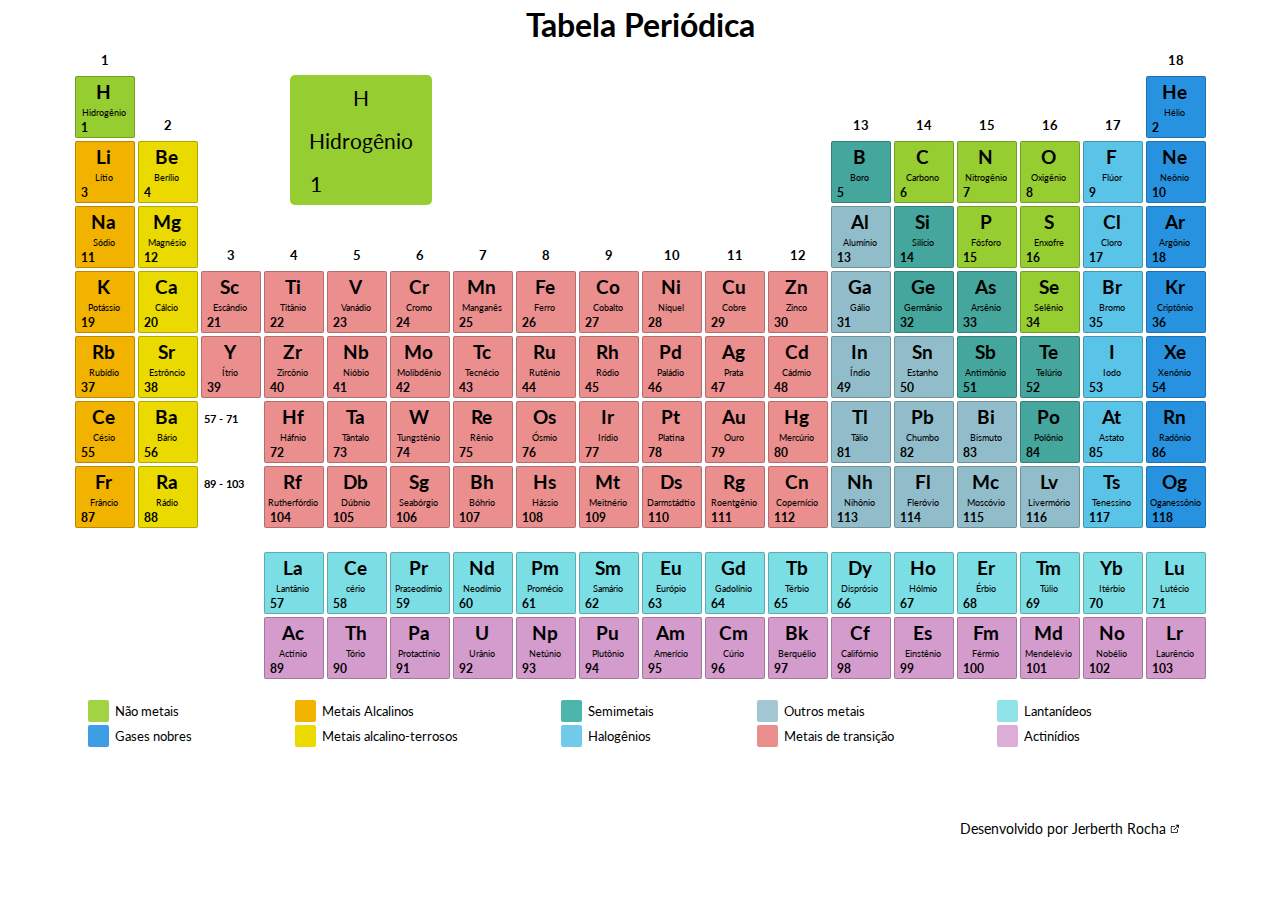
<file: index.html>
<!DOCTYPE html>
<html lang="pt-br">
<head>
    <meta charset="UTF-8">
    <meta http-equiv="X-UA-Compatible" content="IE=edge">
    <meta name="viewport" content="width=device-width, initial-scale=1.0">
    <link rel="stylesheet" href="/assets/styles/style.css">
    <link rel="shortcut icon" href="/assets/ico/tabela-periodica.ico" type="image/x-icon">
    <title>Tabela Periódica</title>
</head>
<body>
    <h1>Tabela Periódica</h1>
    <div id="container">
        <table id="tabela-cabecalho">
            <tbody>
                <tr>
                    <td class="dados-do-elemento simbolo">H</td>
                    <td class="nomes-dados-do-elemento">Símbolo Químico</td>
                </tr>
                <tr>
                    <td class="dados-do-elemento nome">Hidrogênio</td>
                    <td class="nomes-dados-do-elemento">Nome</td>
                </tr>
                <tr>
                    <td class="dados-do-elemento numero">1</td>
                    <td class="nomes-dados-do-elemento">Número Atômico</td>
                </tr>
            </tbody>
        </table>
    
        <table id="tabela-principal">
            <tbody>
                <tr>
                    <th>1</th>
                    <th rowspan="2">2</th>
                    <th rowspan="4">3</th>
                    <th rowspan="4">4</th>
                    <th rowspan="4">5</th>
                    <th rowspan="4">6</th>
                    <th rowspan="4">7</th>
                    <th rowspan="4">8</th>
                    <th rowspan="4">9</th>
                    <th rowspan="4">10</th>
                    <th rowspan="4">11</th>
                    <th rowspan="4">12</th>
                    <th rowspan="2">13</th>
                    <th rowspan="2">14</th>
                    <th rowspan="2">15</th>
                    <th rowspan="2">16</th>
                    <th rowspan="2">17</th>
                    <th style="background-color: white" class="espaco">18</th>
                <tr>
                    <td class="verde-claro" onclick="dataVerde()"><p class="sigla-elemento">H</p> <p class="nome-elemento">Hidrogênio</p><p class="numero-atomico">1</p></td>
                    <td class="azul-escuro"><p class="sigla-elemento">He</p> <p class="nome-elemento">Hélio</p><p class="numero-atomico">2</p></td>
                </tr>
                <tr>
                    <td class="laranja" onclick="dataLaranja()"><p class="sigla-elemento">Li</p> <p class="nome-elemento">Lítio</p><p class="numero-atomico">3</p></td>
                    <td class="amarelo" onclick="dataAmarelo()"><p class="sigla-elemento">Be</p> <p class="nome-elemento">Berílio</p><p class="numero-atomico">4</p></td>
                    <td class="verde-azulado"><p class="sigla-elemento">B</p> <p class="nome-elemento">Boro</p><p class="numero-atomico">5</p></td>
                    <td class="verde-claro"><p class="sigla-elemento">C</p> <p class="nome-elemento">Carbono</p><p class="numero-atomico">6</p></td>
                    <td class="verde-claro"><p class="sigla-elemento">N</p> <p class="nome-elemento">Nitrogênio</p><p class="numero-atomico">7</p></td>
                    <td class="verde-claro"><p class="sigla-elemento">O</p> <p class="nome-elemento">Oxigênio</p><p class="numero-atomico">8</p></td>
                    <td class="azul"><p class="sigla-elemento">F</p> <p class="nome-elemento">Flúor</p><p class="numero-atomico">9</p></td>
                    <td class="azul-escuro"><p class="sigla-elemento">Ne</p> <p class="nome-elemento">Neônio</p><p class="numero-atomico">10</p></td>
                </tr>
                <tr>
                    <td class="laranja" onclick="dataLaranja()"><p class="sigla-elemento">Na</p> <p class="nome-elemento">Sódio</p><p class="numero-atomico">11</p></td>
                    <td class="amarelo"><p class="sigla-elemento">Mg</p> <p class="nome-elemento">Magnésio</p><p class="numero-atomico">12</p></td>
                    <td class="azul-claro2"><p class="sigla-elemento">Al</p> <p class="nome-elemento">Alumínio</p><p class="numero-atomico">13</p></td>
                    <td class="verde-azulado"><p class="sigla-elemento">Si</p> <p class="nome-elemento">Silício</p><p class="numero-atomico">14</p></td>
                    <td class="verde-claro"><p class="sigla-elemento">P</p> <p class="nome-elemento">Fósforo</p><p class="numero-atomico">15</p></td>
                    <td class="verde-claro"><p class="sigla-elemento">S</p> <p class="nome-elemento">Enxofre</p><p class="numero-atomico">16</p></td>
                    <td class="azul"><p class="sigla-elemento">Cl</p> <p class="nome-elemento">Cloro</p><p class="numero-atomico">17</p></td>
                    <td class="azul-escuro"><p class="sigla-elemento">Ar</p> <p class="nome-elemento">Argônio</p><p class="numero-atomico">18</p></td>
                </tr>
                <tr>
                    <td class="laranja"><p class="sigla-elemento">K</p> <p class="nome-elemento">Potássio</p><p class="numero-atomico">19</p></td>
                    <td class="amarelo"><p class="sigla-elemento">Ca</p> <p class="nome-elemento">Cálcio</p><p class="numero-atomico">20</p></td>
                    <td class="rosa"><p class="sigla-elemento">Sc</p> <p class="nome-elemento">Escândio</p><p class="numero-atomico">21</p></td>
                    <td class="rosa"><p class="sigla-elemento">Ti</p> <p class="nome-elemento">Titânio</p><p class="numero-atomico">22</p></td>
                    <td class="rosa"><p class="sigla-elemento">V</p> <p class="nome-elemento">Vanádio</p><p class="numero-atomico">23</p></td>
                    <td class="rosa"><p class="sigla-elemento">Cr</p> <p class="nome-elemento">Cromo</p><p class="numero-atomico">24</p></td>
                    <td class="rosa"><p class="sigla-elemento">Mn</p> <p class="nome-elemento">Manganês</p><p class="numero-atomico">25</p></td>
                    <td class="rosa"><p class="sigla-elemento">Fe</p> <p class="nome-elemento">Ferro</p><p class="numero-atomico">26</p></td>
                    <td class="rosa"><p class="sigla-elemento">Co</p> <p class="nome-elemento">Cobalto</p><p class="numero-atomico">27</p></td>
                    <td class="rosa"><p class="sigla-elemento">Ni</p> <p class="nome-elemento">Níquel</p><p class="numero-atomico">28</p></td>
                    <td class="rosa"><p class="sigla-elemento">Cu</p> <p class="nome-elemento">Cobre</p><p class="numero-atomico">29</p></td>
                    <td class="rosa"><p class="sigla-elemento">Zn</p> <p class="nome-elemento">Zinco</p><p class="numero-atomico">30</p></td>
                    <td class="azul-claro2"><p class="sigla-elemento">Ga</p> <p class="nome-elemento">Gálio</p><p class="numero-atomico">31</p></td>
                    <td class="verde-azulado"><p class="sigla-elemento">Ge</p> <p class="nome-elemento">Germânio</p><p class="numero-atomico">32</p></td>
                    <td class="verde-azulado"><p class="sigla-elemento">As</p> <p class="nome-elemento">Arsênio</p><p class="numero-atomico">33</p></td>
                    <td class="verde-claro"><p class="sigla-elemento">Se</p> <p class="nome-elemento">Selênio</p><p class="numero-atomico">34</p></td>
                    <td class="azul"><p class="sigla-elemento">Br</p> <p class="nome-elemento">Bromo</p><p class="numero-atomico">35</p></td>
                    <td class="azul-escuro"><p class="sigla-elemento">Kr</p> <p class="nome-elemento">Criptônio</p><p class="numero-atomico">36</p></td>
                </tr>
                <tr>
                    <td class="laranja"><p class="sigla-elemento">Rb</p> <p class="nome-elemento">Rubídio</p><p class="numero-atomico">37</p></td>
                    <td class="amarelo"><p class="sigla-elemento">Sr</p> <p class="nome-elemento">Estrôncio</p><p class="numero-atomico">38</p></td>
                    <td class="rosa"><p class="sigla-elemento">Y</p> <p class="nome-elemento">Ítrio</p><p class="numero-atomico">39</p></td>
                    <td class="rosa"><p class="sigla-elemento">Zr</p> <p class="nome-elemento">Zircônio</p><p class="numero-atomico">40</p></td>
                    <td class="rosa"><p class="sigla-elemento">Nb</p> <p class="nome-elemento">Nióbio</p><p class="numero-atomico">41</p></td>
                    <td class="rosa"><p class="sigla-elemento">Mo</p> <p class="nome-elemento">Molibdênio</p><p class="numero-atomico">42</p></td>
                    <td class="rosa"><p class="sigla-elemento">Tc</p> <p class="nome-elemento">Tecnécio</p><p class="numero-atomico">43</p></td>
                    <td class="rosa"><p class="sigla-elemento">Ru</p> <p class="nome-elemento">Rutênio</p><p class="numero-atomico">44</p></td>
                    <td class="rosa"><p class="sigla-elemento">Rh</p> <p class="nome-elemento">Ródio</p><p class="numero-atomico">45</p></td>
                    <td class="rosa"><p class="sigla-elemento">Pd</p> <p class="nome-elemento">Paládio</p><p class="numero-atomico">46</p></td>
                    <td class="rosa"><p class="sigla-elemento">Ag</p> <p class="nome-elemento">Prata</p><p class="numero-atomico">47</p></td>
                    <td class="rosa"><p class="sigla-elemento">Cd</p> <p class="nome-elemento">Cádmio</p><p class="numero-atomico">48</p></td>
                    <td class="azul-claro2"><p class="sigla-elemento">In</p> <p class="nome-elemento">Índio</p><p class="numero-atomico">49</p></td>
                    <td class="azul-claro2"><p class="sigla-elemento">Sn</p> <p class="nome-elemento">Estanho</p><p class="numero-atomico">50</p></td>
                    <td class="verde-azulado"><p class="sigla-elemento">Sb</p> <p class="nome-elemento">Antimônio</p><p class="numero-atomico">51</p></td>
                    <td class="verde-azulado"><p class="sigla-elemento">Te</p> <p class="nome-elemento">Telúrio</p><p class="numero-atomico">52</p></td>
                    <td class="azul"><p class="sigla-elemento">I</p> <p class="nome-elemento">Iodo</p><p class="numero-atomico">53</p></td>
                    <td class="azul-escuro"><p class="sigla-elemento">Xe</p> <p class="nome-elemento">Xenônio</p><p class="numero-atomico">54</p></td>
                </tr>
                <tr>
                    <td class="laranja"><p class="sigla-elemento">Ce</p> <p class="nome-elemento">Césio</p><p class="numero-atomico">55</p></td>
                    <td class="amarelo"><p class="sigla-elemento">Ba</p> <p class="nome-elemento">Bário</p><p class="numero-atomico">56</p></td>
                    <td class="espaco espaco-numero seta branco1" >57 - 71</td>
                    <td class="rosa"><p class="sigla-elemento">Hf</p> <p class="nome-elemento">Háfnio</p><p class="numero-atomico">72</p></td>
                    <td class="rosa"><p class="sigla-elemento">Ta</p> <p class="nome-elemento">Tântalo</p><p class="numero-atomico">73</p></td>
                    <td class="rosa"><p class="sigla-elemento">W</p> <p class="nome-elemento">Tungstênio</p><p class="numero-atomico">74</p></td>
                    <td class="rosa"><p class="sigla-elemento">Re</p> <p class="nome-elemento">Rênio</p><p class="numero-atomico">75</p></td>
                    <td class="rosa"><p class="sigla-elemento">Os</p> <p class="nome-elemento">Ósmio</p><p class="numero-atomico">76</p></td>
                    <td class="rosa"><p class="sigla-elemento">Ir</p> <p class="nome-elemento">Irídio</p><p class="numero-atomico">77</p></td>
                    <td class="rosa"><p class="sigla-elemento">Pt</p> <p class="nome-elemento">Platina</p><p class="numero-atomico">78</p></td>
                    <td class="rosa"><p class="sigla-elemento">Au</p> <p class="nome-elemento">Ouro</p><p class="numero-atomico">79</p></td>
                    <td class="rosa"><p class="sigla-elemento">Hg</p> <p class="nome-elemento">Mercúrio</p><p class="numero-atomico">80</p></td>
                    <td class="azul-claro2"><p class="sigla-elemento">Tl</p> <p class="nome-elemento">Tálio</p><p class="numero-atomico">81</p></td>
                    <td class="azul-claro2"><p class="sigla-elemento">Pb</p> <p class="nome-elemento">Chumbo</p><p class="numero-atomico">82</p></td>
                    <td class="azul-claro2"><p class="sigla-elemento">Bi</p> <p class="nome-elemento">Bismuto</p><p class="numero-atomico">83</p></td>
                    <td class="verde-azulado"><p class="sigla-elemento">Po</p> <p class="nome-elemento">Polônio</p><p class="numero-atomico">84</p></td>
                    <td class="azul"><p class="sigla-elemento">At</p> <p class="nome-elemento">Astato</p><p class="numero-atomico">85</p></td>
                    <td class="azul-escuro"><p class="sigla-elemento">Rn</p> <p class="nome-elemento">Radônio</p><p class="numero-atomico">86</p></td>
                </tr>
                <tr>
                    <td class="laranja"><p class="sigla-elemento">Fr</p> <p class="nome-elemento">Frâncio</p><p class="numero-atomico">87</p></td>
                    <td class="amarelo"><p class="sigla-elemento">Ra</p> <p class="nome-elemento">Rádio</p><p class="numero-atomico">88</p></td>
                    <td class="espaco espaco-numero branco2" >89 - 103</td>
                    <td class="rosa"><p class="sigla-elemento">Rf</p> <p class="nome-elemento">Rutherfórdio</p><p class="numero-atomico">104</p></td>
                    <td class="rosa"><p class="sigla-elemento">Db</p> <p class="nome-elemento">Dúbnio</p><p class="numero-atomico">105</p></td>
                    <td class="rosa"><p class="sigla-elemento">Sg</p> <p class="nome-elemento">Seabórgio</p><p class="numero-atomico">106</p></td>
                    <td class="rosa"><p class="sigla-elemento">Bh</p> <p class="nome-elemento">Bóhrio</p><p class="numero-atomico">107</p></td>
                    <td class="rosa"><p class="sigla-elemento">Hs</p> <p class="nome-elemento">Hássio</p><p class="numero-atomico">108</p></td>
                    <td class="rosa"><p class="sigla-elemento">Mt</p> <p class="nome-elemento">Meitnério</p><p class="numero-atomico">109</p></td>
                    <td class="rosa"><p class="sigla-elemento">Ds</p> <p class="nome-elemento">Darmstádtio</p><p class="numero-atomico">110</p></td>
                    <td class="rosa"><p class="sigla-elemento">Rg</p> <p class="nome-elemento">Roentgênio</p><p class="numero-atomico">111</p></td>
                    <td class="rosa"><p class="sigla-elemento">Cn</p> <p class="nome-elemento">Copernício</p><p class="numero-atomico">112</p></td>
                    <td class="azul-claro2"><p class="sigla-elemento">Nh</p> <p class="nome-elemento">Nihônio</p><p class="numero-atomico">113</p></td>
                    <td class="azul-claro2"><p class="sigla-elemento">Fl</p> <p class="nome-elemento">Fleróvio</p><p class="numero-atomico">114</p></td>
                    <td class="azul-claro2"><p class="sigla-elemento">Mc</p> <p class="nome-elemento">Moscóvio</p><p class="numero-atomico">115</p></td>
                    <td class="azul-claro2"><p class="sigla-elemento">Lv</p> <p class="nome-elemento">Livermório</p><p class="numero-atomico">116</p></td>
                    <td class="azul"><p class="sigla-elemento">Ts</p> <p class="nome-elemento">Tenessino</p><p class="numero-atomico">117</p></td>
                    <td class="azul-escuro"><p class="sigla-elemento">Og</p> <p class="nome-elemento">Oganessônio</p><p class="numero-atomico">118</p></td>
                </tr>
                <tr><td class="linha-branca"></td></tr>
                <tr>
                    <td class="elementos-brancos" colspan="3"></td>
                    <td class="azul-claro"><p class="sigla-elemento">La</p> <p class="nome-elemento">Lantânio</p><p class="numero-atomico">57</p></td>
                    <td class="azul-claro"><p class="sigla-elemento">Ce</p> <p class="nome-elemento">cério</p><p class="numero-atomico">58</p></td>
                    <td class="azul-claro"><p class="sigla-elemento">Pr</p> <p class="nome-elemento">Praseodímio</p><p class="numero-atomico">59</p></td>
                    <td class="azul-claro"><p class="sigla-elemento">Nd</p> <p class="nome-elemento">Neodímio</p><p class="numero-atomico">60</p></td>
                    <td class="azul-claro"><p class="sigla-elemento">Pm</p> <p class="nome-elemento">Promécio</p><p class="numero-atomico">61</p></td>
                    <td class="azul-claro"><p class="sigla-elemento">Sm</p> <p class="nome-elemento">Samário</p><p class="numero-atomico">62</p></td>
                    <td class="azul-claro"><p class="sigla-elemento">Eu</p> <p class="nome-elemento">Európio</p><p class="numero-atomico">63</p></td>
                    <td class="azul-claro"><p class="sigla-elemento">Gd</p> <p class="nome-elemento">Gadolínio</p><p class="numero-atomico">64</p></td>
                    <td class="azul-claro"><p class="sigla-elemento">Tb</p> <p class="nome-elemento">Térbio</p><p class="numero-atomico">65</p></td>
                    <td class="azul-claro"><p class="sigla-elemento">Dy</p> <p class="nome-elemento">Disprósio</p><p class="numero-atomico">66</p></td>
                    <td class="azul-claro"><p class="sigla-elemento">Ho</p> <p class="nome-elemento">Hólmio</p><p class="numero-atomico">67</p></td>
                    <td class="azul-claro"><p class="sigla-elemento">Er</p> <p class="nome-elemento">Érbio</p><p class="numero-atomico">68</p></td>
                    <td class="azul-claro"><p class="sigla-elemento">Tm</p> <p class="nome-elemento">Túlio</p><p class="numero-atomico">69</p></td>
                    <td class="azul-claro"><p class="sigla-elemento">Yb</p> <p class="nome-elemento">Itérbio</p><p class="numero-atomico">70</p></td>
                    <td class="azul-claro"><p class="sigla-elemento">Lu</p> <p class="nome-elemento">Lutécio</p><p class="numero-atomico">71</p></td>
                </tr>
                <tr>
                    <td class="elementos-brancos" colspan="3" ></td>
                    <td class="lilas"><p class="sigla-elemento">Ac</p> <p class="nome-elemento">Actínio</p><p class="numero-atomico">89</p></td>
                    <td class="lilas"><p class="sigla-elemento">Th</p> <p class="nome-elemento">Tório</p><p class="numero-atomico">90</p></td>
                    <td class="lilas"><p class="sigla-elemento">Pa</p> <p class="nome-elemento">Protactínio</p><p class="numero-atomico">91</p></td>
                    <td class="lilas"><p class="sigla-elemento">U</p> <p class="nome-elemento">Urânio</p><p class="numero-atomico">92</p></td>
                    <td class="lilas"><p class="sigla-elemento">Np</p> <p class="nome-elemento">Netúnio</p><p class="numero-atomico">93</p></td>
                    <td class="lilas"><p class="sigla-elemento">Pu</p> <p class="nome-elemento">Plutônio</p><p class="numero-atomico">94</p></td>
                    <td class="lilas"><p class="sigla-elemento">Am</p> <p class="nome-elemento">Amerício</p><p class="numero-atomico">95</p></td>
                    <td class="lilas"><p class="sigla-elemento">Cm</p> <p class="nome-elemento">Cúrio</p><p class="numero-atomico">96</p></td>
                    <td class="lilas"><p class="sigla-elemento">Bk</p> <p class="nome-elemento">Berquélio</p><p class="numero-atomico">97</p></td>
                    <td class="lilas"><p class="sigla-elemento">Cf</p> <p class="nome-elemento">Califórnio</p><p class="numero-atomico">98</p></td>
                    <td class="lilas"><p class="sigla-elemento">Es</p> <p class="nome-elemento">Einstênio</p><p class="numero-atomico">99</p></td>
                    <td class="lilas"><p class="sigla-elemento">Fm</p> <p class="nome-elemento">Férmio</p><p class="numero-atomico">100</p></td>
                    <td class="lilas"><p class="sigla-elemento">Md</p> <p class="nome-elemento">Mendelévio</p><p class="numero-atomico">101</p></td>
                    <td class="lilas"><p class="sigla-elemento">No</p> <p class="nome-elemento">Nobélio</p><p class="numero-atomico">102</p></td>
                    <td class="lilas"><p class="sigla-elemento">Lr</p> <p class="nome-elemento">Laurêncio</p><p class="numero-atomico">103</p></td>
                </tr>
            </tbody>
        </table>
    </div>   

    <div>
        <table id="tabela-rodape">
            <tbody>
                <tr>
                    <td class="nao-metais"></td>
                    <td class="grupo">Não metais</td>
                    <td class="metais-alcalinos"></td>
                    <td class="grupo">Metais Alcalinos</td>
                    <td class="semimetais"></td>
                    <td class="grupo">Semimetais</td>
                    <td class="outros-metais"></td>
                    <td class="grupo">Outros metais</td>
                    <td class="lantanideos"></td>
                    <td class="grupo">Lantanídeos</td>
                </tr>
                <tr>
                    <td class="gases-nobres"></td>
                    <td class="grupo">Gases nobres</td>
                    <td class="alcalino-terrosos"></td>
                    <td class="grupo">Metais alcalino-terrosos</td>
                    <td class="halogenios"></td>
                    <td class="grupo">Halogênios</td>
                    <td class="metais-de-transicao"></td>
                    <td class="grupo">Metais de transição</td>
                    <td class="actinidios"></td>
                    <td class="grupo">Actinídios</td>
                </tr>
            </tbody>
        </table>
    </div>
    
    <footer>
        <p>
            Desenvolvido por <a href="https://www.linkedin.com/in/jerberth-rocha/" target="_blank">Jerberth Rocha</a>
            <a href="...">
                <svg style="display: inline-block; width: 0.7em; height: 0.7em;" viewbox="0
                0 48 48">
                <path d="M36 24c-1.2 0-2 0.8-2 2v12c0 1.2-0.8 2-2 2h-22c-1.2
                0-2-0.8-2-2v-22c0-1.2 0.8-2 2-2h12c1.2 0 2-0.8 2-2s-0.8-2-2-2h-12c-3.4
                0-6 2.6-6 6v22c0 3.4 2.6 6 6 6h22c3.4 0 6-2.6
                6-6v-12c0-1.2-0.8-2-2-2z"></path>
                <path d="M43.8 5.2c-0.2-0.4-0.6-0.8-1-1-0.2-0.2-0.6-0.2-0.8-0.2h-12c-1.2
                0-2 0.8-2 2s0.8 2 2 2h7.2l-18.6 18.6c-0.8 0.8-0.8 2 0 2.8 0.4 0.4 0.8
                0.6 1.4 0.6s1-0.2 1.4-0.6l18.6-18.6v7.2c0 1.2 0.8 2 2 2s2-0.8
                2-2v-12c0-0.2 0-0.6-0.2-0.8z"></path>
                </svg>
            </a>    
        </p>
        
    </footer>

<script src="/assets/scripts/script.js"></script>
</body>
</html>
</file>
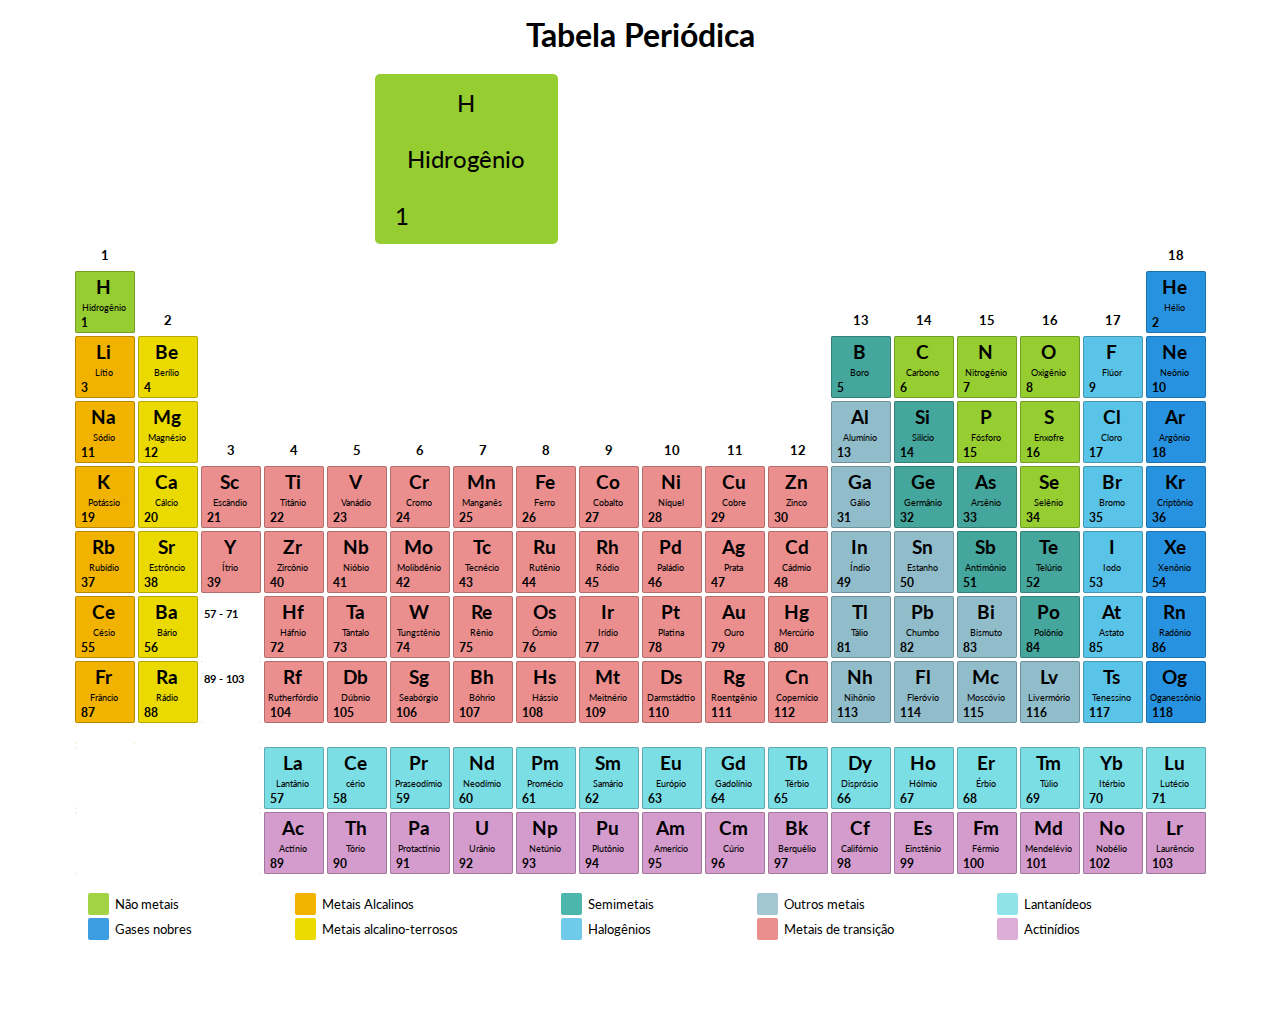
<file: develop.html>
<!DOCTYPE html>
<html lang="pt-br">
<head>
    <meta charset="UTF-8">
    <meta http-equiv="X-UA-Compatible" content="IE=edge">
    <meta name="viewport" content="width=device-width, initial-scale=1.0">
    <link rel="stylesheet" href="css/develop.css">
    <link rel="shortcut icon" href="ico/tabela-periodica.ico" type="image/x-icon">
    <title>Tabela Periódica</title>
</head>
<body>
    <h1>Tabela Periódica</h1>
    <div id="container">
        <table id="tabela-cabecalho">
            <tbody>
                <tr>
                    <td class="dados-do-elemento simbolo">H</td>
                    <td class="nomes-dados-do-elemento">Símbolo Químico</td>
                </tr>
                <tr>
                    <td class="dados-do-elemento nome">Hidrogênio</td>
                    <td class="nomes-dados-do-elemento">Nome</td>
                </tr>
                <tr>
                    <td class="dados-do-elemento numero">1</td>
                    <td class="nomes-dados-do-elemento">Número Atômico</td>
                </tr>
            </tbody>
        </table>
        <table id="tabela-principal">
            <colgroup>
                <col class="coluna-1">
                <col class="coluna-2">
                <col class="coluna-3" span="10">
                <col class="coluna-13" span="4">
                <col class="coluna-17">
                <col class="coluna-18">
            </colgroup>
            <tbody>
                <tr>
                    <th style="background-color: white;" class="espaco">1</th>
                    <th rowspan="2"style="background-color: white" class="espaco">2</th>
                    <th rowspan="4" style="background-color: white" class="espaco">3</th>
                    <th rowspan="4" style="background-color: white" class="espaco">4</th>
                    <th rowspan="4" style="background-color: white" class="espaco">5</th>
                    <th rowspan="4" style="background-color: white" class="espaco">6</th>
                    <th rowspan="4" style="background-color: white" class="espaco">7</th>
                    <th rowspan="4" style="background-color: white" class="espaco">8</th>
                    <th rowspan="4" style="background-color: white" class="espaco">9</th>
                    <th rowspan="4" style="background-color: white" class="espaco">10</th>
                    <th rowspan="4" style="background-color: white" class="espaco">11</th>
                    <th rowspan="4" style="background-color: white" class="espaco">12</th>
                    <th rowspan="2" style="background-color: white" class="espaco">13</th>
                    <th rowspan="2" style="background-color: white" class="espaco">14</th>
                    <th rowspan="2" style="background-color: white" class="espaco">15</th>
                    <th rowspan="2" style="background-color: white" class="espaco">16</th>
                    <th rowspan="2" style="background-color: white" class="espaco">17</th>
                    <th style="background-color: white" class="espaco">18</th>
                <tr>
                    <td style="background-color: #96CD30;"><p class="sigla-elemento">H</p> <p class="nome-elemento">Hidrogênio</p><p class="numero-atomico">1</p></td>
                    <td><p class="sigla-elemento">He</p> <p class="nome-elemento">Hélio</p><p class="numero-atomico">2</p></td>
                </tr>
                <tr>
                    <td><p class="sigla-elemento">Li</p> <p class="nome-elemento">Lítio</p><p class="numero-atomico">3</p></td>
                    <td><p class="sigla-elemento">Be</p> <p class="nome-elemento">Berílio</p><p class="numero-atomico">4</p></td>
                    <td style="background-color: #44A69C;"><p class="sigla-elemento">B</p> <p class="nome-elemento">Boro</p><p class="numero-atomico">5</p></td>
                    <td style="background-color: #96CD30;"><p class="sigla-elemento">C</p> <p class="nome-elemento">Carbono</p><p class="numero-atomico">6</p></td>
                    <td style="background-color: #96CD30;"><p class="sigla-elemento">N</p> <p class="nome-elemento">Nitrogênio</p><p class="numero-atomico">7</p></td>
                    <td style="background-color: #96CD30;"><p class="sigla-elemento">O</p> <p class="nome-elemento">Oxigênio</p><p class="numero-atomico">8</p></td>
                    <td><p class="sigla-elemento">F</p> <p class="nome-elemento">Flúor</p><p class="numero-atomico">9</p></td>
                    <td><p class="sigla-elemento">Ne</p> <p class="nome-elemento">Neônio</p><p class="numero-atomico">10</p></td>
                </tr>
                <tr>
                    <td><p class="sigla-elemento">Na</p> <p class="nome-elemento">Sódio</p><p class="numero-atomico">11</p></td>
                    <td><p class="sigla-elemento">Mg</p> <p class="nome-elemento">Magnésio</p><p class="numero-atomico">12</p></td>
                    <td><p class="sigla-elemento">Al</p> <p class="nome-elemento">Alumínio</p><p class="numero-atomico">13</p></td>
                    <td style="background-color: #44A69C;"><p class="sigla-elemento">Si</p> <p class="nome-elemento">Silício</p><p class="numero-atomico">14</p></td>
                    <td style="background-color: #96CD30;"><p class="sigla-elemento">P</p> <p class="nome-elemento">Fósforo</p><p class="numero-atomico">15</p></td>
                    <td style="background-color: #96CD30;"><p class="sigla-elemento">S</p> <p class="nome-elemento">Enxofre</p><p class="numero-atomico">16</p></td>
                    <td><p class="sigla-elemento">Cl</p> <p class="nome-elemento">Cloro</p><p class="numero-atomico">17</p></td>
                    <td><p class="sigla-elemento">Ar</p> <p class="nome-elemento">Argônio</p><p class="numero-atomico">18</p></td>
                </tr>
                <tr>
                    <td><p class="sigla-elemento">K</p> <p class="nome-elemento">Potássio</p><p class="numero-atomico">19</p></td>
                    <td><p class="sigla-elemento">Ca</p> <p class="nome-elemento">Cálcio</p><p class="numero-atomico">20</p></td>
                    <td><p class="sigla-elemento">Sc</p> <p class="nome-elemento">Escândio</p><p class="numero-atomico">21</p></td>
                    <td><p class="sigla-elemento">Ti</p> <p class="nome-elemento">Titânio</p><p class="numero-atomico">22</p></td>
                    <td><p class="sigla-elemento">V</p> <p class="nome-elemento">Vanádio</p><p class="numero-atomico">23</p></td>
                    <td><p class="sigla-elemento">Cr</p> <p class="nome-elemento">Cromo</p><p class="numero-atomico">24</p></td>
                    <td><p class="sigla-elemento">Mn</p> <p class="nome-elemento">Manganês</p><p class="numero-atomico">25</p></td>
                    <td><p class="sigla-elemento">Fe</p> <p class="nome-elemento">Ferro</p><p class="numero-atomico">26</p></td>
                    <td><p class="sigla-elemento">Co</p> <p class="nome-elemento">Cobalto</p><p class="numero-atomico">27</p></td>
                    <td><p class="sigla-elemento">Ni</p> <p class="nome-elemento">Níquel</p><p class="numero-atomico">28</p></td>
                    <td><p class="sigla-elemento">Cu</p> <p class="nome-elemento">Cobre</p><p class="numero-atomico">29</p></td>
                    <td><p class="sigla-elemento">Zn</p> <p class="nome-elemento">Zinco</p><p class="numero-atomico">30</p></td>
                    <td><p class="sigla-elemento">Ga</p> <p class="nome-elemento">Gálio</p><p class="numero-atomico">31</p></td>
                    <td style="background-color: #44A69C;"><p class="sigla-elemento">Ge</p> <p class="nome-elemento">Germânio</p><p class="numero-atomico">32</p></td>
                    <td style="background-color: #44A69C;"><p class="sigla-elemento">As</p> <p class="nome-elemento">Arsênio</p><p class="numero-atomico">33</p></td>
                    <td style="background-color: #96CD30;"><p class="sigla-elemento">Se</p> <p class="nome-elemento">Selênio</p><p class="numero-atomico">34</p></td>
                    <td><p class="sigla-elemento">Br</p> <p class="nome-elemento">Bromo</p><p class="numero-atomico">35</p></td>
                    <td><p class="sigla-elemento">Kr</p> <p class="nome-elemento">Criptônio</p><p class="numero-atomico">36</p></td>
                </tr>
                <tr>
                    <td><p class="sigla-elemento">Rb</p> <p class="nome-elemento">Rubídio</p><p class="numero-atomico">37</p></td>
                    <td><p class="sigla-elemento">Sr</p> <p class="nome-elemento">Estrôncio</p><p class="numero-atomico">38</p></td>
                    <td><p class="sigla-elemento">Y</p> <p class="nome-elemento">Ítrio</p><p class="numero-atomico">39</p></td>
                    <td><p class="sigla-elemento">Zr</p> <p class="nome-elemento">Zircônio</p><p class="numero-atomico">40</p></td>
                    <td><p class="sigla-elemento">Nb</p> <p class="nome-elemento">Nióbio</p><p class="numero-atomico">41</p></td>
                    <td><p class="sigla-elemento">Mo</p> <p class="nome-elemento">Molibdênio</p><p class="numero-atomico">42</p></td>
                    <td><p class="sigla-elemento">Tc</p> <p class="nome-elemento">Tecnécio</p><p class="numero-atomico">43</p></td>
                    <td><p class="sigla-elemento">Ru</p> <p class="nome-elemento">Rutênio</p><p class="numero-atomico">44</p></td>
                    <td><p class="sigla-elemento">Rh</p> <p class="nome-elemento">Ródio</p><p class="numero-atomico">45</p></td>
                    <td><p class="sigla-elemento">Pd</p> <p class="nome-elemento">Paládio</p><p class="numero-atomico">46</p></td>
                    <td><p class="sigla-elemento">Ag</p> <p class="nome-elemento">Prata</p><p class="numero-atomico">47</p></td>
                    <td><p class="sigla-elemento">Cd</p> <p class="nome-elemento">Cádmio</p><p class="numero-atomico">48</p></td>
                    <td><p class="sigla-elemento">In</p> <p class="nome-elemento">Índio</p><p class="numero-atomico">49</p></td>
                    <td><p class="sigla-elemento">Sn</p> <p class="nome-elemento">Estanho</p><p class="numero-atomico">50</p></td>
                    <td style="background-color: #44A69C;"><p class="sigla-elemento">Sb</p> <p class="nome-elemento">Antimônio</p><p class="numero-atomico">51</p></td>
                    <td style="background-color: #44A69C;"><p class="sigla-elemento">Te</p> <p class="nome-elemento">Telúrio</p><p class="numero-atomico">52</p></td>
                    <td><p class="sigla-elemento">I</p> <p class="nome-elemento">Iodo</p><p class="numero-atomico">53</p></td>
                    <td><p class="sigla-elemento">Xe</p> <p class="nome-elemento">Xenônio</p><p class="numero-atomico">54</p></td>
                </tr>
                <tr>
                    <td><p class="sigla-elemento">Ce</p> <p class="nome-elemento">Césio</p><p class="numero-atomico">55</p></td>
                    <td><p class="sigla-elemento">Ba</p> <p class="nome-elemento">Bário</p><p class="numero-atomico">56</p></td>
                    <td style="background-color: white;" class="espaco espaco-numero seta" >57 - 71</td>
                    <td><p class="sigla-elemento">Hf</p> <p class="nome-elemento">Háfnio</p><p class="numero-atomico">72</p></td>
                    <td><p class="sigla-elemento">Ta</p> <p class="nome-elemento">Tântalo</p><p class="numero-atomico">73</p></td>
                    <td><p class="sigla-elemento">W</p> <p class="nome-elemento">Tungstênio</p><p class="numero-atomico">74</p></td>
                    <td><p class="sigla-elemento">Re</p> <p class="nome-elemento">Rênio</p><p class="numero-atomico">75</p></td>
                    <td><p class="sigla-elemento">Os</p> <p class="nome-elemento">Ósmio</p><p class="numero-atomico">76</p></td>
                    <td><p class="sigla-elemento">Ir</p> <p class="nome-elemento">Irídio</p><p class="numero-atomico">77</p></td>
                    <td><p class="sigla-elemento">Pt</p> <p class="nome-elemento">Platina</p><p class="numero-atomico">78</p></td>
                    <td><p class="sigla-elemento">Au</p> <p class="nome-elemento">Ouro</p><p class="numero-atomico">79</p></td>
                    <td><p class="sigla-elemento">Hg</p> <p class="nome-elemento">Mercúrio</p><p class="numero-atomico">80</p></td>
                    <td><p class="sigla-elemento">Tl</p> <p class="nome-elemento">Tálio</p><p class="numero-atomico">81</p></td>
                    <td><p class="sigla-elemento">Pb</p> <p class="nome-elemento">Chumbo</p><p class="numero-atomico">82</p></td>
                    <td><p class="sigla-elemento">Bi</p> <p class="nome-elemento">Bismuto</p><p class="numero-atomico">83</p></td>
                    <td style="background-color: #44A69C;"><p class="sigla-elemento">Po</p> <p class="nome-elemento">Polônio</p><p class="numero-atomico">84</p></td>
                    <td><p class="sigla-elemento">At</p> <p class="nome-elemento">Astato</p><p class="numero-atomico">85</p></td>
                    <td><p class="sigla-elemento">Rn</p> <p class="nome-elemento">Radônio</p><p class="numero-atomico">86</p></td>
                </tr>
                <tr>
                    <td><p class="sigla-elemento">Fr</p> <p class="nome-elemento">Frâncio</p><p class="numero-atomico">87</p></td>
                    <td><p class="sigla-elemento">Ra</p> <p class="nome-elemento">Rádio</p><p class="numero-atomico">88</p></td>
                    <td style="background-color: white;" class="espaco espaco-numero" >89 - 103</td>
                    <td><p class="sigla-elemento">Rf</p> <p class="nome-elemento">Rutherfórdio</p><p class="numero-atomico">104</p></td>
                    <td><p class="sigla-elemento">Db</p> <p class="nome-elemento">Dúbnio</p><p class="numero-atomico">105</p></td>
                    <td><p class="sigla-elemento">Sg</p> <p class="nome-elemento">Seabórgio</p><p class="numero-atomico">106</p></td>
                    <td><p class="sigla-elemento">Bh</p> <p class="nome-elemento">Bóhrio</p><p class="numero-atomico">107</p></td>
                    <td><p class="sigla-elemento">Hs</p> <p class="nome-elemento">Hássio</p><p class="numero-atomico">108</p></td>
                    <td><p class="sigla-elemento">Mt</p> <p class="nome-elemento">Meitnério</p><p class="numero-atomico">109</p></td>
                    <td><p class="sigla-elemento">Ds</p> <p class="nome-elemento">Darmstádtio</p><p class="numero-atomico">110</p></td>
                    <td><p class="sigla-elemento">Rg</p> <p class="nome-elemento">Roentgênio</p><p class="numero-atomico">111</p></td>
                    <td><p class="sigla-elemento">Cn</p> <p class="nome-elemento">Copernício</p><p class="numero-atomico">112</p></td>
                    <td><p class="sigla-elemento">Nh</p> <p class="nome-elemento">Nihônio</p><p class="numero-atomico">113</p></td>
                    <td><p class="sigla-elemento">Fl</p> <p class="nome-elemento">Fleróvio</p><p class="numero-atomico">114</p></td>
                    <td><p class="sigla-elemento">Mc</p> <p class="nome-elemento">Moscóvio</p><p class="numero-atomico">115</p></td>
                    <td><p class="sigla-elemento">Lv</p> <p class="nome-elemento">Livermório</p><p class="numero-atomico">116</p></td>
                    <td><p class="sigla-elemento">Ts</p> <p class="nome-elemento">Tenessino</p><p class="numero-atomico">117</p></td>
                    <td><p class="sigla-elemento">Og</p> <p class="nome-elemento">Oganessônio</p><p class="numero-atomico">118</p></td>
                </tr>
                <tr><td class="linha-branca"></td></tr>
                <tr class="tabela-secundaria-linha-1">
                    <td class="elementos-brancos" colspan="3"></td>
                    <td><p class="sigla-elemento">La</p> <p class="nome-elemento">Lantânio</p><p class="numero-atomico">57</p></td>
                    <td><p class="sigla-elemento">Ce</p> <p class="nome-elemento">cério</p><p class="numero-atomico">58</p></td>
                    <td><p class="sigla-elemento">Pr</p> <p class="nome-elemento">Praseodímio</p><p class="numero-atomico">59</p></td>
                    <td><p class="sigla-elemento">Nd</p> <p class="nome-elemento">Neodímio</p><p class="numero-atomico">60</p></td>
                    <td><p class="sigla-elemento">Pm</p> <p class="nome-elemento">Promécio</p><p class="numero-atomico">61</p></td>
                    <td><p class="sigla-elemento">Sm</p> <p class="nome-elemento">Samário</p><p class="numero-atomico">62</p></td>
                    <td><p class="sigla-elemento">Eu</p> <p class="nome-elemento">Európio</p><p class="numero-atomico">63</p></td>
                    <td><p class="sigla-elemento">Gd</p> <p class="nome-elemento">Gadolínio</p><p class="numero-atomico">64</p></td>
                    <td><p class="sigla-elemento">Tb</p> <p class="nome-elemento">Térbio</p><p class="numero-atomico">65</p></td>
                    <td><p class="sigla-elemento">Dy</p> <p class="nome-elemento">Disprósio</p><p class="numero-atomico">66</p></td>
                    <td><p class="sigla-elemento">Ho</p> <p class="nome-elemento">Hólmio</p><p class="numero-atomico">67</p></td>
                    <td><p class="sigla-elemento">Er</p> <p class="nome-elemento">Érbio</p><p class="numero-atomico">68</p></td>
                    <td><p class="sigla-elemento">Tm</p> <p class="nome-elemento">Túlio</p><p class="numero-atomico">69</p></td>
                    <td><p class="sigla-elemento">Yb</p> <p class="nome-elemento">Itérbio</p><p class="numero-atomico">70</p></td>
                    <td><p class="sigla-elemento">Lu</p> <p class="nome-elemento">Lutécio</p><p class="numero-atomico">71</p></td>
                </tr>
                <tr class="tabela-secundaria-linha-2">
                    <td class="elementos-brancos" colspan="3" ></td>
                    <td><p class="sigla-elemento">Ac</p> <p class="nome-elemento">Actínio</p><p class="numero-atomico">89</p></td>
                    <td><p class="sigla-elemento">Th</p> <p class="nome-elemento">Tório</p><p class="numero-atomico">90</p></td>
                    <td><p class="sigla-elemento">Pa</p> <p class="nome-elemento">Protactínio</p><p class="numero-atomico">91</p></td>
                    <td><p class="sigla-elemento">U</p> <p class="nome-elemento">Urânio</p><p class="numero-atomico">92</p></td>
                    <td><p class="sigla-elemento">Np</p> <p class="nome-elemento">Netúnio</p><p class="numero-atomico">93</p></td>
                    <td><p class="sigla-elemento">Pu</p> <p class="nome-elemento">Plutônio</p><p class="numero-atomico">94</p></td>
                    <td><p class="sigla-elemento">Am</p> <p class="nome-elemento">Amerício</p><p class="numero-atomico">95</p></td>
                    <td><p class="sigla-elemento">Cm</p> <p class="nome-elemento">Cúrio</p><p class="numero-atomico">96</p></td>
                    <td><p class="sigla-elemento">Bk</p> <p class="nome-elemento">Berquélio</p><p class="numero-atomico">97</p></td>
                    <td><p class="sigla-elemento">Cf</p> <p class="nome-elemento">Califórnio</p><p class="numero-atomico">98</p></td>
                    <td><p class="sigla-elemento">Es</p> <p class="nome-elemento">Einstênio</p><p class="numero-atomico">99</p></td>
                    <td><p class="sigla-elemento">Fm</p> <p class="nome-elemento">Férmio</p><p class="numero-atomico">100</p></td>
                    <td><p class="sigla-elemento">Md</p> <p class="nome-elemento">Mendelévio</p><p class="numero-atomico">101</p></td>
                    <td><p class="sigla-elemento">No</p> <p class="nome-elemento">Nobélio</p><p class="numero-atomico">102</p></td>
                    <td><p class="sigla-elemento">Lr</p> <p class="nome-elemento">Laurêncio</p><p class="numero-atomico">103</p></td>
                </tr>
            </tbody>
        </table>
    </div>   

        <table id="tabela-rodape">
            <tbody>
                <tr>
                    <td class="nao-metais"></td>
                    <td class="grupo">Não metais</td>
                    <td class="metais-alcalinos"></td>
                    <td class="grupo">Metais Alcalinos</td>
                    <td class="semimetais"></td>
                    <td class="grupo">Semimetais</td>
                    <td class="outros-metais"></td>
                    <td class="grupo">Outros metais</td>
                    <td class="lantanideos"></td>
                    <td class="grupo">Lantanídeos</td>
                </tr>
                <tr>
                    <td class="gases-nobres"></td>
                    <td class="grupo">Gases nobres</td>
                    <td class="alcalino-terrosos"></td>
                    <td class="grupo">Metais alcalino-terrosos</td>
                    <td class="halogenios"></td>
                    <td class="grupo">Halogênios</td>
                    <td class="metais-de-transicao"></td>
                    <td class="grupo">Metais de transição</td>
                    <td class="actinidios"></td>
                    <td class="grupo">Actinídios</td>
                </tr>
            </tbody>
        </table>

</body>
</html>
</file>
<file: assets/styles/style.css>
@charset "UTF-8";

@import url('https://fonts.googleapis.com/css2?family=Lato:wght@400;700;900&display=swap');

:root {
    --fonte-titulo: 'Lato', sans-serif;
    --background-hover-color: rgba(211, 211, 211, 0.550);
}


/* ######### Formatações globais ############ */

* {
    margin: 0;
    padding: 0;
}

h1 {
    padding-top: 5px;
    padding-bottom: 5px;
    font-size: 2em;
    text-align: center;
    font-family: var(--fonte-titulo);
}

div#container {
    overflow-x: auto;
    position: relative;
    height: 635px;
    width: 1200px;
    margin: auto;
    margin-bottom: 0px;
}

body {
    font-family: var(--fonte-titulo);
}

p {
    width: 50px;
}

td:hover {
    border: 1px solid rgba(0, 0, 0, 0.500);
}


/* ############# CSS Tabela cabeçalho #############*/

table#tabela-cabecalho{
    border-collapse: collapse;
    height: 130px;
    width: 500px;
    position: absolute;
    top: 50%;
    left: 50%;
    margin: -291.1px 0 0 -350px;
}

table#tabela-cabecalho td{
    width: 115px;
    border-radius: 5px 5px 0px 0px;
}

table#tabela-cabecalho td.dados-do-elemento{
    border: white;
    background-color: #96CD30;
    font-size: 1.3em;
}

table#tabela-cabecalho td.dados-do-elemento:hover{
    font-size: 1.6em;
    text-shadow: 1px 1px 2px rgba(0, 0, 0, 0.231);
}

table#tabela-cabecalho td.dados-do-elemento:hover + td.nomes-dados-do-elemento{
    font-size: 1.6em;
    text-shadow: 2px 2px 2.2px rgba(0, 0, 0, 0.139);
    color: black;
}

table#tabela-cabecalho td.nomes-dados-do-elemento{
    border: white;
    padding-left: 100px;
    text-align: left;
    width: 245px;
    color: white;
}   

table#tabela-cabecalho td.nome{
    border-radius: 0px;
}

table#tabela-cabecalho td.numero{
    padding-left: 20px;
    text-align: left;
    border-radius: 0px 0px 5px 5px;
}


/* ############# CSS Tabela Principal ############# */

table {
    border-spacing: 3px;
}

table#tabela-principal {
    margin: auto;
}

th {
    font-size: 0.8em;
    font-family: var(--fonte-titulo);
    vertical-align: bottom;
    padding-bottom: 5px;
}

td {
    border: 1px solid rgba(0, 0, 0, 0.231);
    padding: 3px;
    border-radius: 2px;
    font-size: 0.8em;
    text-align: center;
}

.espaco-numero {
    font-size: 0.7em;
    font-weight: bolder;
    text-align: left;
    padding-bottom: 30px;
    border: none;
}

.sigla-elemento{
    text-align: center;
    font-size: 1.5em;
    font-weight: bold;
}

.nome-elemento {
    padding-top: 4px;
    padding-bottom: 3px;
    font-size: 0.7em;
}

.numero-atomico {
    text-align: left;
    padding-left: 2px;
    font-size: 0.9em;
    font-weight: bold;
}

/* ####### Cores das células ####### */

.laranja {
    background-color: #F1B200;
}
.laranja:hover {
    /* background-color: rgba(211, 211, 211, 0.650); */
    background-color: var(--background-hover-color);
    transition: 0.3s;
}

.amarelo {
    background-color: #EADA00;
}
.amarelo:hover {
    background-color: var(--background-hover-color);
    transition: 0.3s;
}

.rosa {
    background-color: #EB8E8E;
}
.rosa:hover {
    background-color: var(--background-hover-color);
    transition: 0.3s;
}

.azul-claro2 {
    background-color: #91BDCB;
}
.azul-claro2:hover {
    background-color: var(--background-hover-color);
    transition: 0.3s;
}

.azul {
    background-color: #5AC3E8;
}
.azul:hover {
    background-color: var(--background-hover-color);
    transition: 0.3s;
}

.azul-escuro {
    background-color: #2793E0;
}
.azul-escuro:hover {
    background-color: var(--background-hover-color);
    transition: 0.3s;
}

.verde-claro {
    background-color: #96CD30;
}
.verde-claro:hover {
    background-color: var(--background-hover-color);
    transition: 0.3s;
}

.verde-azulado {
    background-color: #44A69C;
}
.verde-azulado:hover {
    background-color: var(--background-hover-color);
    transition: 0.3s;
}

.branco1:hover {
    background-color: #7bdee5;
}

.branco2:hover {
    background-color: #D49BCD;
}


/* ############# CSS Tabela Secundária ############# */

table#tabela-secundaria {
    margin-top: 20px;
    margin-bottom: 40px;
    margin: auto;
}

td.linha-branca {
    background-color: white; 
    border: white; 
    height: 12px;
}

td.elementos-brancos {
    background-color: white; 
    border: white;
}

.azul-claro {
    background-color: #7bdee5;
}
.azul-claro:hover {
    background-color: var(--background-hover-color);
    transition: 0.3s;
}

.lilas {
    background-color: #D49BCD;
}
.lilas:hover {
    background-color: var(--background-hover-color);
    transition: 0.3s;
}


/* ############# CSS Tabela do Rodapé ############# */

table#tabela-rodape {
    margin: auto;
    margin-top: 13px;
    margin-bottom: 70px;
    min-height: 10px;
}

table#tabela-rodape td {
    border: white;
    min-width: 15px;
}

td.grupo {
    text-align: left;
    padding-right: 100px;
}

/*### Cores primeira linha ###*/

td.nao-metais {
    background-color: #A1D344;
}

td.semimetais {
    background-color: #4DB6AC;
}

td.outros-metais {
    background-color: #A2C7D3;
}

td.lantanideos {
    background-color: #90E3E9;
}

td.metais-alcalinos {
    background-color: #F1B200;
}

/*### Cores segunda linha ###*/

td.metais-de-transicao {
    background-color: #EB8E8E;
}

td.gases-nobres {
    background-color: #3D9EE3;
}

td.alcalino-terrosos {
    background-color: #EADA00;
}

td.halogenios {
    background-color: #70CBEB;
}

td.actinidios {
    background-color: #DCADD6;
}


/* ############# CSS do footer ############# */
footer {
    background-color: #70CBEB;
}

footer > p {
    font-family: var(--fonte-titulo);
    font-size: 14px;
    width: 300px;
    padding-bottom: 10px; 
    float: right;
    margin-right: 20px;
}

footer a {
    text-decoration: none;
    color: black;
}

footer a:hover {
    font-weight: bold;
    text-decoration: underline;
}
</file>
<file: css/develop.css>
@charset "UTF-8";

@import url('https://fonts.googleapis.com/css2?family=Lato:wght@400;700;900&display=swap');

:root {
    --fonte-titulo: 'Lato', sans-serif;
}


/* ######### Formatações globais ############ */

* {
    margin: 0;
    padding: 0;
}

h1 {
    padding-top: 15px;
    padding-bottom: 20px;
    font-size: 2em;
    text-align: center;
    font-family: var(--fonte-titulo);
}

div#container {
    overflow-x: auto;
}

body {
    font-family: var(--fonte-titulo);
}

p {
    width: 50px;
}

td:hover {
    border: 1px solid black;
}


/* ############# Tabela cabeçalho #############*/

table#tabela-cabecalho{
    border-collapse: collapse;
    height: 170px;
    margin: auto;
}

table#tabela-cabecalho td{
    width: 160px;
    border-radius: 5px 5px 0px 0px;
}

table#tabela-cabecalho td.dados-do-elemento{
    border: white;
    background-color: #96CD30;
    font-size: 1.5em;
}

table#tabela-cabecalho td.dados-do-elemento:hover{
    font-size: 2em;
    text-shadow: 1px 1px 2px rgba(0, 0, 0, 0.231);
}

table#tabela-cabecalho td.dados-do-elemento:hover + td.nomes-dados-do-elemento{
    font-size: 2em;
    text-shadow: 2px 2px 2.6px rgba(0, 0, 0, 0.139);
    color: black;
}

table#tabela-cabecalho td.nomes-dados-do-elemento{
    border: white;
    padding-left: 100px;
    text-align: left;
    width: 245px;
    color: white;
}   

table#tabela-cabecalho td.nome{
    border-radius: 0px;
}

table#tabela-cabecalho td.numero{
    padding-left: 20px;
    text-align: left;
    border-radius: 0px 0px 5px 5px;
}


/* ############# CSS Tabela Principal ############# */

table {
    border-spacing: 3px;
}

table#tabela-principal {
    margin: auto;
}

th {
    font-size: 0.8em;
    font-family: var(--fonte-titulo);
    vertical-align: bottom;
    padding-bottom: 5px;
}

td {
    border: 1px solid rgba(0, 0, 0, 0.231);
    padding: 3px;
    border-radius: 2px;
    font-size: 0.8em;
    text-align: center;
}

.espaco-numero {
    font-size: 0.7em;
    font-weight: bolder;
    text-align: left;
    padding-bottom: 30px;
    border: white;
}

.sigla-elemento{
    text-align: center;
    font-size: 1.5em;
    font-weight: bold;
}

.nome-elemento {
    padding-top: 4px;
    padding-bottom: 3px;
    font-size: 0.7em;
}

.numero-atomico {
    text-align: left;
    padding-left: 2px;
    font-size: 0.9em;
    font-weight: bold;
}

.coluna-1 {
    background-color: #F1B200;
}

.coluna-2 {
    background-color: #EADA00;
}

.coluna-3 {
    background-color: #EB8E8E;
}

.coluna-13 {
    background-color: #91BDCB;
}

.coluna-17 {
    background-color: #5AC3E8;
}

.coluna-18 {
    background-color: #2793E0;
}


/* ############# CSS Tabela Secundária ############# */

table#tabela-secundaria {
    margin-top: 20px;
    margin-bottom: 40px;
    margin: auto;
}

td.linha-branca {
    background-color: white; 
    border: white; 
    height: 12px;
}

td.elementos-brancos {
    background-color: white; 
    border: white;
}

tr.tabela-secundaria-linha-1 {
    background-color: #7bdee5;
}

tr.tabela-secundaria-linha-2 {
    background-color: #D49BCD;
}


/* ############# Tabela do Rodapé ############# */

table#tabela-rodape {
    margin: auto;
    margin-top: 13px;
    margin-bottom: 70px;
    min-height: 10px;
}

table#tabela-rodape td {
    border: white;
    min-width: 15px;
}

td.grupo {
    text-align: left;
    padding-right: 100px;
}

/*### Primeira linha ###*/

td.nao-metais {
    background-color: #A1D344;
}

td.semimetais {
    background-color: #4DB6AC;
}

td.outros-metais {
    background-color: #A2C7D3;
}

td.lantanideos {
    background-color: #90E3E9;
}

td.metais-alcalinos {
    background-color: #F1B200;
}

/*### Segunda linha ###*/

td.metais-de-transicao {
    background-color: #EB8E8E;
}

td.gases-nobres {
    background-color: #3D9EE3;
}

td.alcalino-terrosos {
    background-color: #EADA00;
}

td.halogenios {
    background-color: #70CBEB;
}

td.actinidios {
    background-color: #DCADD6;
}
</file>
